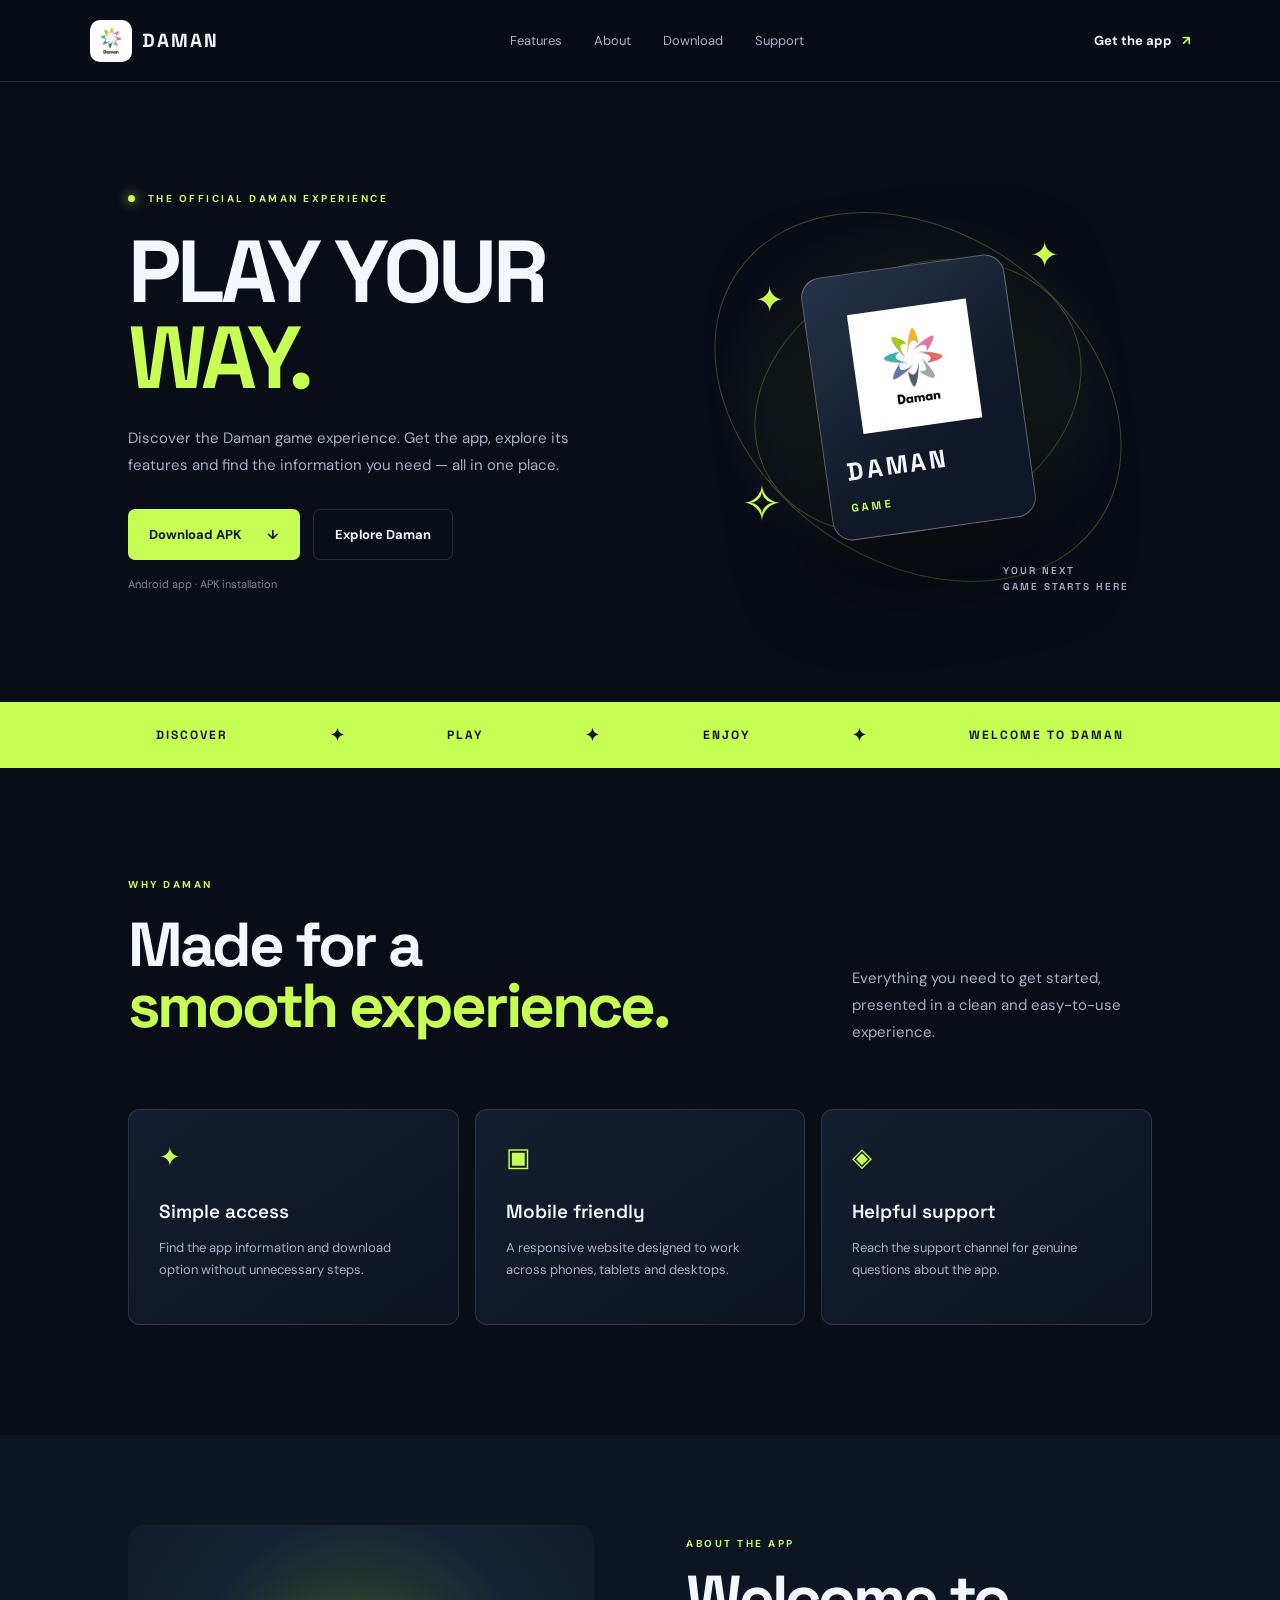
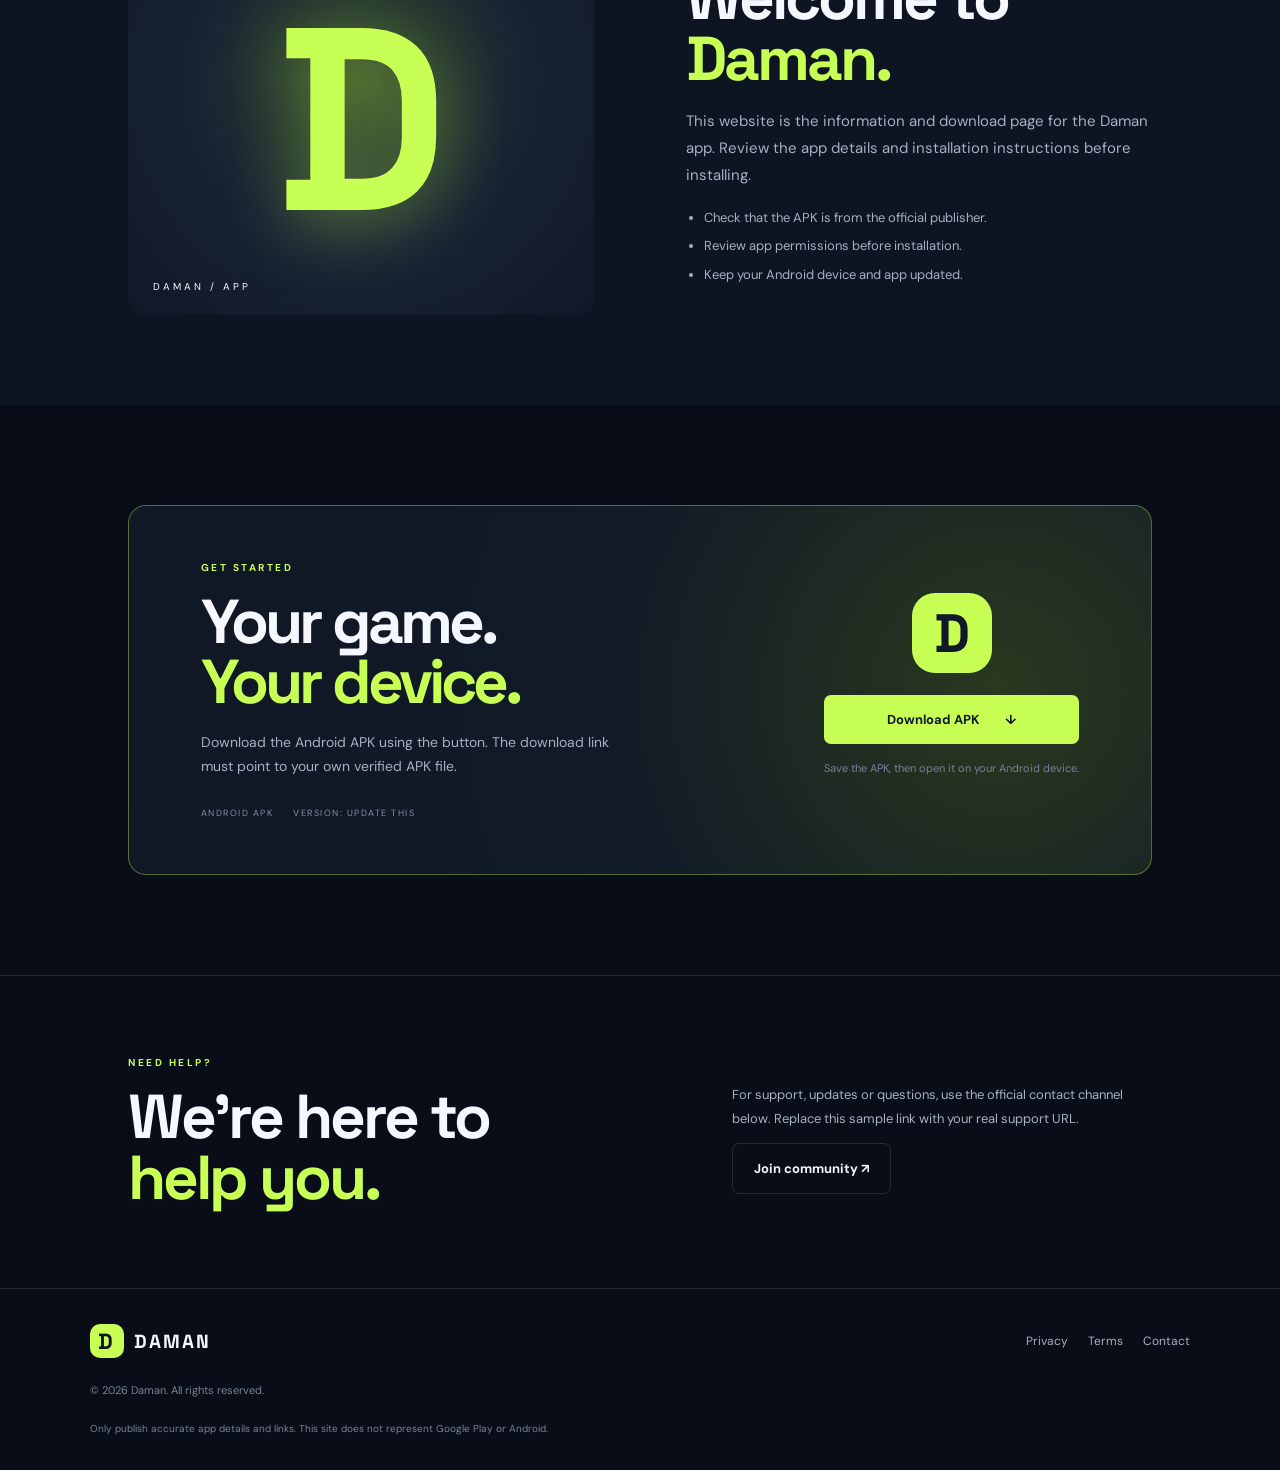
<file: index.html>
<!doctype html>
<html lang="en">
<head>
  <meta charset="UTF-8">
  <meta name="viewport" content="width=device-width, initial-scale=1.0">
  <meta name="description" content="Daman — game information, app features and official APK download.">
  <meta name="theme-color" content="#090d18">
  <title>Daman | Official Game Website</title>
  <link rel="stylesheet" href="style.css">
</head>
<body>
  <header class="site-header">
    <a class="brand" href="#home" aria-label="Daman home"><img src="logo.jpg" class="brand-logo" alt="Daman Logo"><span>DAMAN</span></a>
    <button class="menu-toggle" id="menuToggle" aria-label="Open menu" aria-expanded="false">☰</button>
    <nav id="nav">
      <a href="#features">Features</a><a href="#about">About</a><a href="#download">Download</a><a href="#support">Support</a>
    </nav>
    <a class="header-cta" href="#download">Get the app <span>↗</span></a>
  </header>

  <main>
    <section class="hero" id="home">
      <div class="hero-copy">
        <div class="eyebrow"><span class="pulse"></span> THE OFFICIAL DAMAN EXPERIENCE</div>
        <h1>PLAY YOUR<br><span>WAY.</span></h1>
        <p class="hero-text">Discover the Daman game experience. Get the app, explore its features and find the information you need — all in one place.</p>
        <div class="hero-actions">
          <a class="button primary" href="#download">Download APK <span>↓</span></a>
          <a class="button secondary" href="#about">Explore Daman</a>
        </div>
        <p class="small-note">Android app · APK installation</p>
      </div>
      <div class="hero-art" aria-label="Abstract Daman game artwork">
        <div class="orbit orbit-one"></div><div class="orbit orbit-two"></div>
        <div class="game-tile"><img src="logo.jpg" class="main-logo" alt="Daman"><div class="tile-bottom">DAMAN<br><small>GAME</small></div></div>
        <span class="spark s1">✦</span><span class="spark s2">✧</span><span class="spark s3">✦</span>
        <div class="art-caption">YOUR NEXT<br>GAME STARTS HERE</div>
      </div>
    </section>

    <section class="ticker" aria-label="Daman highlights"><span>DISCOVER</span><b>✦</b><span>PLAY</span><b>✦</b><span>ENJOY</span><b>✦</b><span>WELCOME TO DAMAN</span></section>

    <section class="section" id="features">
      <div class="section-heading"><div><div class="eyebrow">WHY DAMAN</div><h2>Made for a<br><span>smooth experience.</span></h2></div><p>Everything you need to get started, presented in a clean and easy-to-use experience.</p></div>
      <div class="feature-grid">
        <article class="feature-card"><div class="feature-icon">✦</div><h3>Simple access</h3><p>Find the app information and download option without unnecessary steps.</p></article>
        <article class="feature-card"><div class="feature-icon">▣</div><h3>Mobile friendly</h3><p>A responsive website designed to work across phones, tablets and desktops.</p></article>
        <article class="feature-card"><div class="feature-icon">◈</div><h3>Helpful support</h3><p>Reach the support channel for genuine questions about the app.</p></article>
      </div>
    </section>

    <section class="about-section" id="about">
      <div class="about-visual"><div class="big-d">D</div><div class="visual-label">DAMAN / APP</div></div>
      <div class="about-copy"><div class="eyebrow">ABOUT THE APP</div><h2>Welcome to<br><span>Daman.</span></h2><p>This website is the information and download page for the Daman app. Review the app details and installation instructions before installing.</p><ul><li>Check that the APK is from the official publisher.</li><li>Review app permissions before installation.</li><li>Keep your Android device and app updated.</li></ul></div>
    </section>

    <section class="download-section" id="download">
      <div class="download-card">
        <div class="download-copy"><div class="eyebrow">GET STARTED</div><h2>Your game.<br><span>Your device.</span></h2><p>Download the Android APK using the button. The download link must point to your own verified APK file.</p><div class="download-meta"><span>ANDROID APK</span><span>VERSION: UPDATE THIS</span></div></div>
        <div class="download-action"><div class="apk-icon">D</div><a class="button primary download-button" id="downloadBtn" href="downloads/daman.apk" download>Download APK <span>↓</span></a><p id="downloadStatus" class="small-note">Save the APK, then open it on your Android device.</p></div>
      </div>
    </section>

    <section class="support-section" id="support"><div><div class="eyebrow">NEED HELP?</div><h2>We're here to<br><span>help you.</span></h2></div><div class="support-right"><p>For support, updates or questions, use the official contact channel below. Replace this sample link with your real support URL.</p><a class="button secondary" id="joinLink" href="https://t.me/" target="_blank" rel="noopener">Join community ↗</a></div></section>
  </main>

  <footer><a class="brand" href="#home"><span class="brand-mark">D</span><span>DAMAN</span></a><div class="footer-links"><a href="privacy.html">Privacy</a><a href="terms.html">Terms</a><a href="mailto:csgamess69@gmail.com">Contact</a></div><p>© <span id="year"></span> Daman. All rights reserved.</p><small>Only publish accurate app details and links. This site does not represent Google Play or Android.</small></footer>
  <script src="script.js"></script>
</body>
</html>
</file>
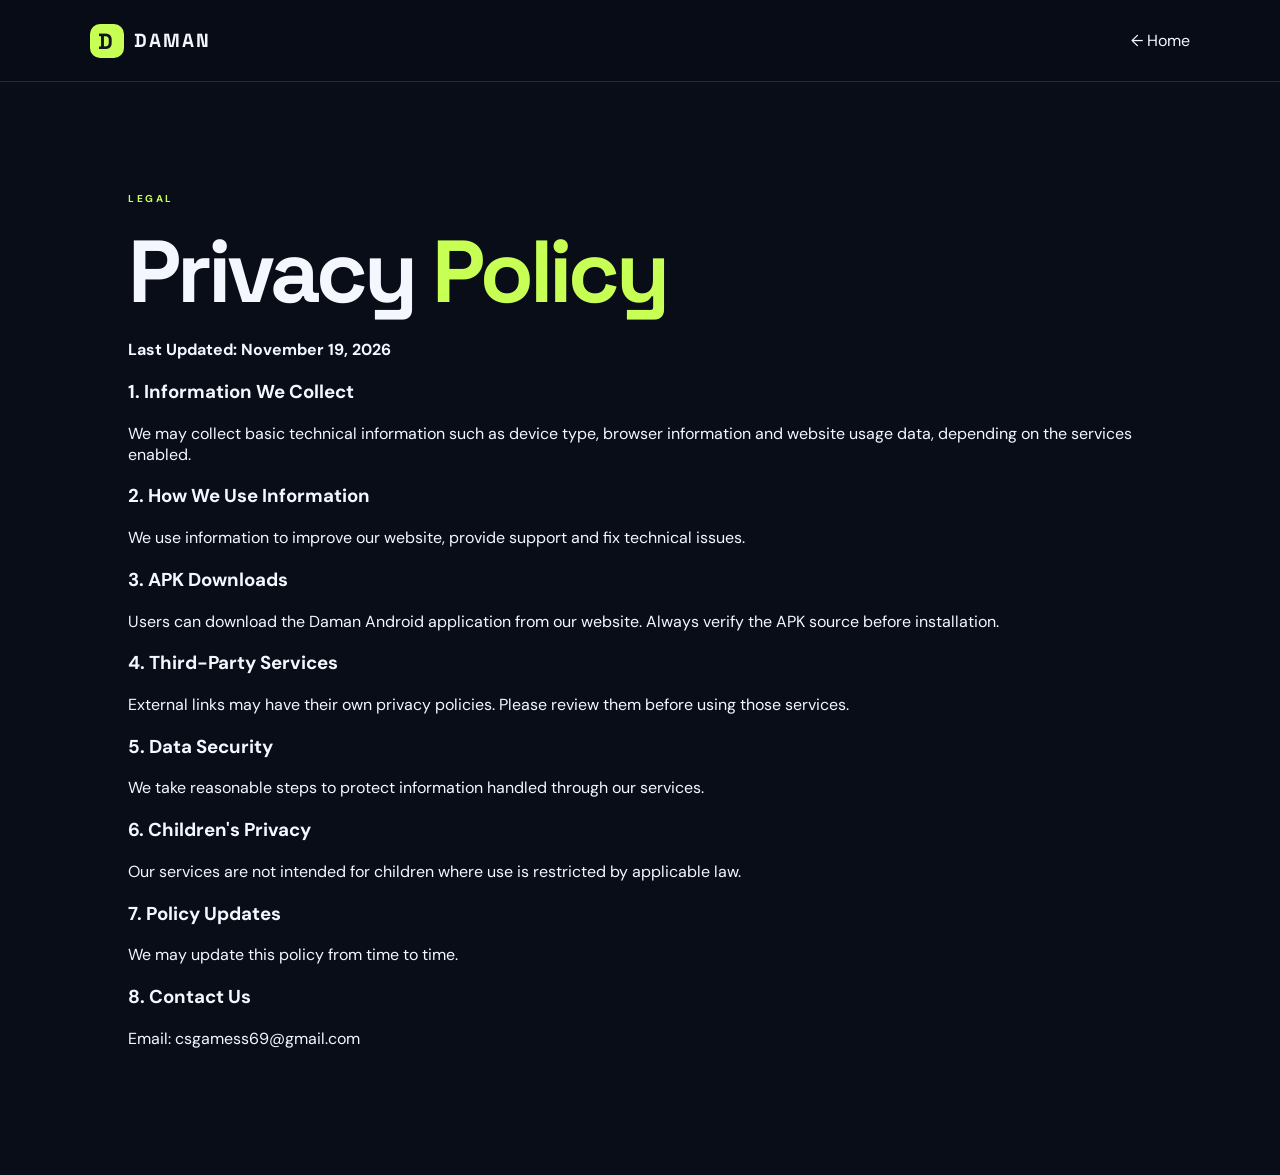
<file: privacy.html>
<!DOCTYPE html>
<html lang="en">
<head>
  <meta charset="UTF-8">
  <meta name="viewport" content="width=device-width, initial-scale=1.0">
  <title>Privacy Policy | Daman</title>
  <link rel="stylesheet" href="style.css">
</head>
<body>
  <header class="site-header">
    <a class="brand" href="index.html">
      <span class="brand-mark">D</span>
      <span>DAMAN</span>
    </a>
    <a href="index.html">← Home</a>
  </header>

  <main class="section">
    <div class="eyebrow">LEGAL</div>
    <h2>Privacy <span>Policy</span></h2>
    <p><b>Last Updated: November 19, 2026</b></p>

    <h3>1. Information We Collect</h3>
    <p>We may collect basic technical information such as device type, browser information and website usage data, depending on the services enabled.</p>

    <h3>2. How We Use Information</h3>
    <p>We use information to improve our website, provide support and fix technical issues.</p>

    <h3>3. APK Downloads</h3>
    <p>Users can download the Daman Android application from our website. Always verify the APK source before installation.</p>

    <h3>4. Third-Party Services</h3>
    <p>External links may have their own privacy policies. Please review them before using those services.</p>

    <h3>5. Data Security</h3>
    <p>We take reasonable steps to protect information handled through our services.</p>

    <h3>6. Children's Privacy</h3>
    <p>Our services are not intended for children where use is restricted by applicable law.</p>

    <h3>7. Policy Updates</h3>
    <p>We may update this policy from time to time.</p>

    <h3>8. Contact Us</h3>
    <p>Email: csgamess69@gmail.com</p>
  </main>
</body>
</html>
</file>
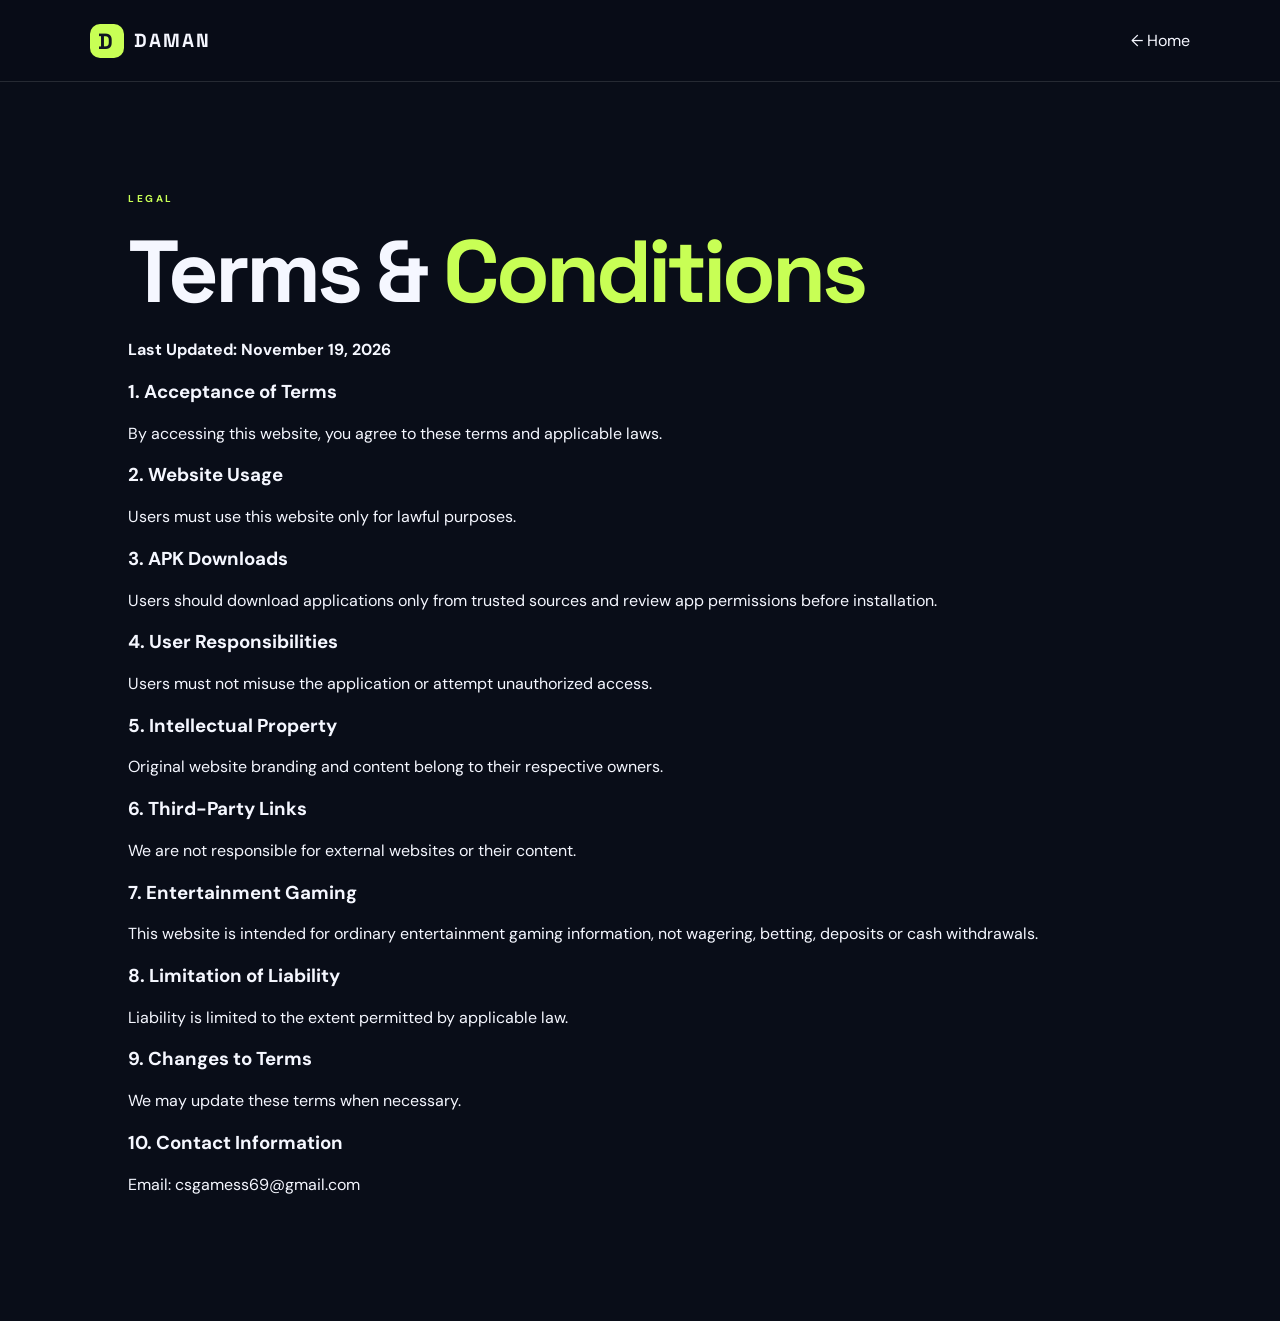
<file: terms.html>
<!DOCTYPE html>
<html lang="en">
<head>
  <meta charset="UTF-8">
  <meta name="viewport" content="width=device-width, initial-scale=1.0">
  <title>Terms & Conditions | Daman</title>
  <link rel="stylesheet" href="style.css">
</head>
<body>
  <header class="site-header">
    <a class="brand" href="index.html">
      <span class="brand-mark">D</span>
      <span>DAMAN</span>
    </a>
    <a href="index.html">← Home</a>
  </header>

  <main class="section">
    <div class="eyebrow">LEGAL</div>
    <h2>Terms & <span>Conditions</span></h2>
    <p><b>Last Updated: November 19, 2026</b></p>

    <h3>1. Acceptance of Terms</h3>
    <p>By accessing this website, you agree to these terms and applicable laws.</p>

    <h3>2. Website Usage</h3>
    <p>Users must use this website only for lawful purposes.</p>

    <h3>3. APK Downloads</h3>
    <p>Users should download applications only from trusted sources and review app permissions before installation.</p>

    <h3>4. User Responsibilities</h3>
    <p>Users must not misuse the application or attempt unauthorized access.</p>

    <h3>5. Intellectual Property</h3>
    <p>Original website branding and content belong to their respective owners.</p>

    <h3>6. Third-Party Links</h3>
    <p>We are not responsible for external websites or their content.</p>

    <h3>7. Entertainment Gaming</h3>
    <p>This website is intended for ordinary entertainment gaming information, not wagering, betting, deposits or cash withdrawals.</p>

    <h3>8. Limitation of Liability</h3>
    <p>Liability is limited to the extent permitted by applicable law.</p>

    <h3>9. Changes to Terms</h3>
    <p>We may update these terms when necessary.</p>

    <h3>10. Contact Information</h3>
    <p>Email: csgamess69@gmail.com</p>
  </main>
</body>
</html>
</file>
<file: style.css>
@import url('https://fonts.googleapis.com/css2?family=DM+Sans:wght@400;500;600;700&family=Space+Grotesk:wght@400;500;600;700&display=swap');
:root{--bg:#090d18;--panel:#111827;--text:#f5f7ff;--muted:#a6afc3;--lime:#c8ff55;--line:rgba(255,255,255,.12)}
*{box-sizing:border-box}html{scroll-behavior:smooth}body{margin:0;background:var(--bg);color:var(--text);font-family:'DM Sans',sans-serif}a{color:inherit;text-decoration:none}.site-header{height:82px;padding:0 7%;display:flex;align-items:center;justify-content:space-between;border-bottom:1px solid var(--line);position:sticky;top:0;background:rgba(9,13,24,.9);backdrop-filter:blur(14px);z-index:10}.brand{display:flex;align-items:center;gap:10px;font:700 19px 'Space Grotesk';letter-spacing:2px}.brand-mark{display:grid;place-items:center;width:34px;height:34px;border-radius:10px;background:var(--lime);color:#101522;font-size:22px}.site-header nav{display:flex;gap:32px;color:var(--muted);font-size:13px}.site-header nav a:hover,.footer-links a:hover{color:var(--lime)}.header-cta{font-size:13px;font-weight:700}.header-cta span{color:var(--lime);margin-left:7px}.menu-toggle{display:none;background:none;border:0;color:white;font-size:25px}.hero{min-height:620px;padding:90px 10% 80px;display:grid;grid-template-columns:1.05fr .95fr;align-items:center;gap:40px;overflow:hidden}.eyebrow{font-size:10px;letter-spacing:2.5px;color:var(--lime);font-weight:700}.pulse{display:inline-block;width:7px;height:7px;border-radius:50%;background:var(--lime);margin-right:8px;box-shadow:0 0 12px var(--lime)}h1,h2{font:700 clamp(48px,7vw,88px)/.98 'Space Grotesk';letter-spacing:-4px;margin:24px 0}h1 span,h2 span{color:var(--lime)}.hero-text,.section-heading>p,.about-copy>p,.support-right>p{color:var(--muted);line-height:1.8;max-width:490px;font-size:15px}.hero-actions{display:flex;gap:13px;margin-top:30px;flex-wrap:wrap}.button{display:inline-flex;align-items:center;justify-content:center;gap:25px;padding:16px 21px;border-radius:7px;font-weight:700;font-size:13px;transition:.2s}.button:hover{transform:translateY(-3px)}.primary{background:var(--lime);color:#111827}.secondary{border:1px solid var(--line);color:var(--text)}.secondary:hover{border-color:var(--lime)}.small-note{font-size:11px;color:#778197;margin-top:17px}.hero-art{height:420px;position:relative;display:grid;place-items:center;background:radial-gradient(ellipse,rgba(200,255,85,.14),transparent 62%)}.orbit{position:absolute;border:1px solid rgba(200,255,85,.25);border-radius:50%;transform:rotate(-25deg)}.orbit-one{width:340px;height:260px}.orbit-two{width:440px;height:330px;transform:rotate(35deg)}.game-tile{width:205px;height:265px;border:1px solid rgba(255,255,255,.3);border-radius:20px;background:linear-gradient(145deg,#27334a,#101827 65%);box-shadow:0 30px 90px #0009;transform:rotate(-8deg);padding:20px;display:flex;flex-direction:column;justify-content:space-between}.tile-top{font:700 95px 'Space Grotesk';color:var(--lime);text-shadow:0 0 35px #c8ff5570}.tile-bottom{font:700 25px 'Space Grotesk';letter-spacing:3px}.tile-bottom small{font-size:11px;color:var(--lime)}.spark{position:absolute;color:var(--lime);font-size:35px}.s1{top:45px;right:20%}.s2{bottom:70px;left:12%;font-size:50px}.s3{top:90px;left:15%}.art-caption{position:absolute;bottom:12px;right:5%;font:600 10px/1.6 'Space Grotesk';letter-spacing:2px;color:var(--muted)}.ticker{display:flex;justify-content:space-evenly;align-items:center;padding:22px 5%;background:var(--lime);color:#101522;font:700 12px 'Space Grotesk';letter-spacing:2px;gap:10px;flex-wrap:wrap}.ticker b{font-size:17px}.section{padding:110px 10%}.section-heading{display:flex;justify-content:space-between;align-items:end;gap:30px;margin-bottom:48px}.section-heading h2,.about-copy h2,.support-section h2{font-size:clamp(42px,5vw,62px);letter-spacing:-3px}.section-heading>p{max-width:300px}.feature-grid{display:grid;grid-template-columns:repeat(3,1fr);gap:16px}.feature-card{padding:30px;border:1px solid var(--line);border-radius:12px;background:linear-gradient(145deg,#141e30,#0d1320)}.feature-icon{color:var(--lime);font-size:26px}.feature-card h3{font:600 19px 'Space Grotesk';margin:25px 0 10px}.feature-card p{color:var(--muted);font-size:13px;line-height:1.7}.about-section{padding:90px 10%;display:grid;grid-template-columns:1fr 1fr;gap:9%;align-items:center;background:#0d1422}.about-visual{height:390px;border-radius:16px;background:radial-gradient(circle at 50% 40%,#354c2b,#172334 50%,#101827);display:grid;place-items:center;position:relative;overflow:hidden}.big-d{font:700 260px 'Space Grotesk';color:var(--lime);text-shadow:0 15px 70px #c8ff5560}.visual-label{position:absolute;bottom:22px;left:25px;font-size:10px;letter-spacing:3px}.about-copy h2{margin:18px 0}.about-copy ul{padding-left:18px;color:var(--muted);font-size:13px;line-height:2.2}.download-section{padding:100px 10%}.download-card{border:1px solid rgba(200,255,85,.35);border-radius:18px;padding:55px 7%;display:flex;align-items:center;justify-content:space-between;gap:30px;background:radial-gradient(circle at 85% 50%,#29391f,#111a27 45%,#101725)}.download-copy h2{font-size:clamp(42px,5vw,62px);margin:18px 0}.download-copy>p{color:var(--muted);max-width:440px;line-height:1.7;font-size:14px}.download-meta{display:flex;gap:20px;margin-top:28px;color:#8290a6;font-size:9px;letter-spacing:1.5px}.download-action{text-align:center;min-width:220px}.apk-icon{width:80px;height:80px;margin:0 auto 22px;border-radius:23px;background:var(--lime);color:#111827;display:grid;place-items:center;font:700 54px 'Space Grotesk'}.download-button{width:100%}.support-section{padding:80px 10%;display:flex;justify-content:space-between;gap:30px;align-items:center;border-top:1px solid var(--line)}.support-section h2{margin:18px 0 0}.support-right{max-width:420px}.support-right>p{font-size:13px}footer{padding:35px 7%;border-top:1px solid var(--line);display:flex;align-items:center;gap:25px;flex-wrap:wrap}footer .footer-links{display:flex;gap:20px;margin-left:auto;color:var(--muted);font-size:12px}footer p,footer small{width:100%;margin:0;color:#778197;font-size:11px}footer small{font-size:10px}
@media(max-width:760px){.site-header{height:70px;padding:0 5%}.menu-toggle{display:block;order:3}.site-header nav{display:none;position:absolute;top:70px;left:0;right:0;padding:22px;background:#101827;flex-direction:column;gap:20px}.site-header nav.open{display:flex}.header-cta{margin-left:auto;margin-right:18px}.hero{padding:75px 7% 55px;grid-template-columns:1fr;gap:10px}.hero-art{height:330px}.orbit-one{width:270px;height:210px}.orbit-two{width:340px;height:270px}.section{padding:75px 7%}.section-heading{display:block}.section-heading>p{margin-top:25px}.feature-grid{grid-template-columns:1fr}.about-section{padding:70px 7%;grid-template-columns:1fr;gap:45px}.about-visual{height:300px}.big-d{font-size:210px}.download-section{padding:70px 7%}.download-card{padding:35px 8%;flex-direction:column;align-items:stretch}.download-action{margin-top:15px}.support-section{padding:65px 7%;display:block}.support-right{margin-top:25px}footer{padding:30px 7%}footer .footer-links{margin-left:0;width:100%;order:3}footer p{order:4}footer small{order:5}}
.brand-logo {
    width: 42px;
    height: 42px;
    object-fit: contain;
    border-radius: 10px;
}
.main-logo {
    width: 120px;
    height: 120px;
    object-fit: contain;
    margin: auto;
}
</file>
